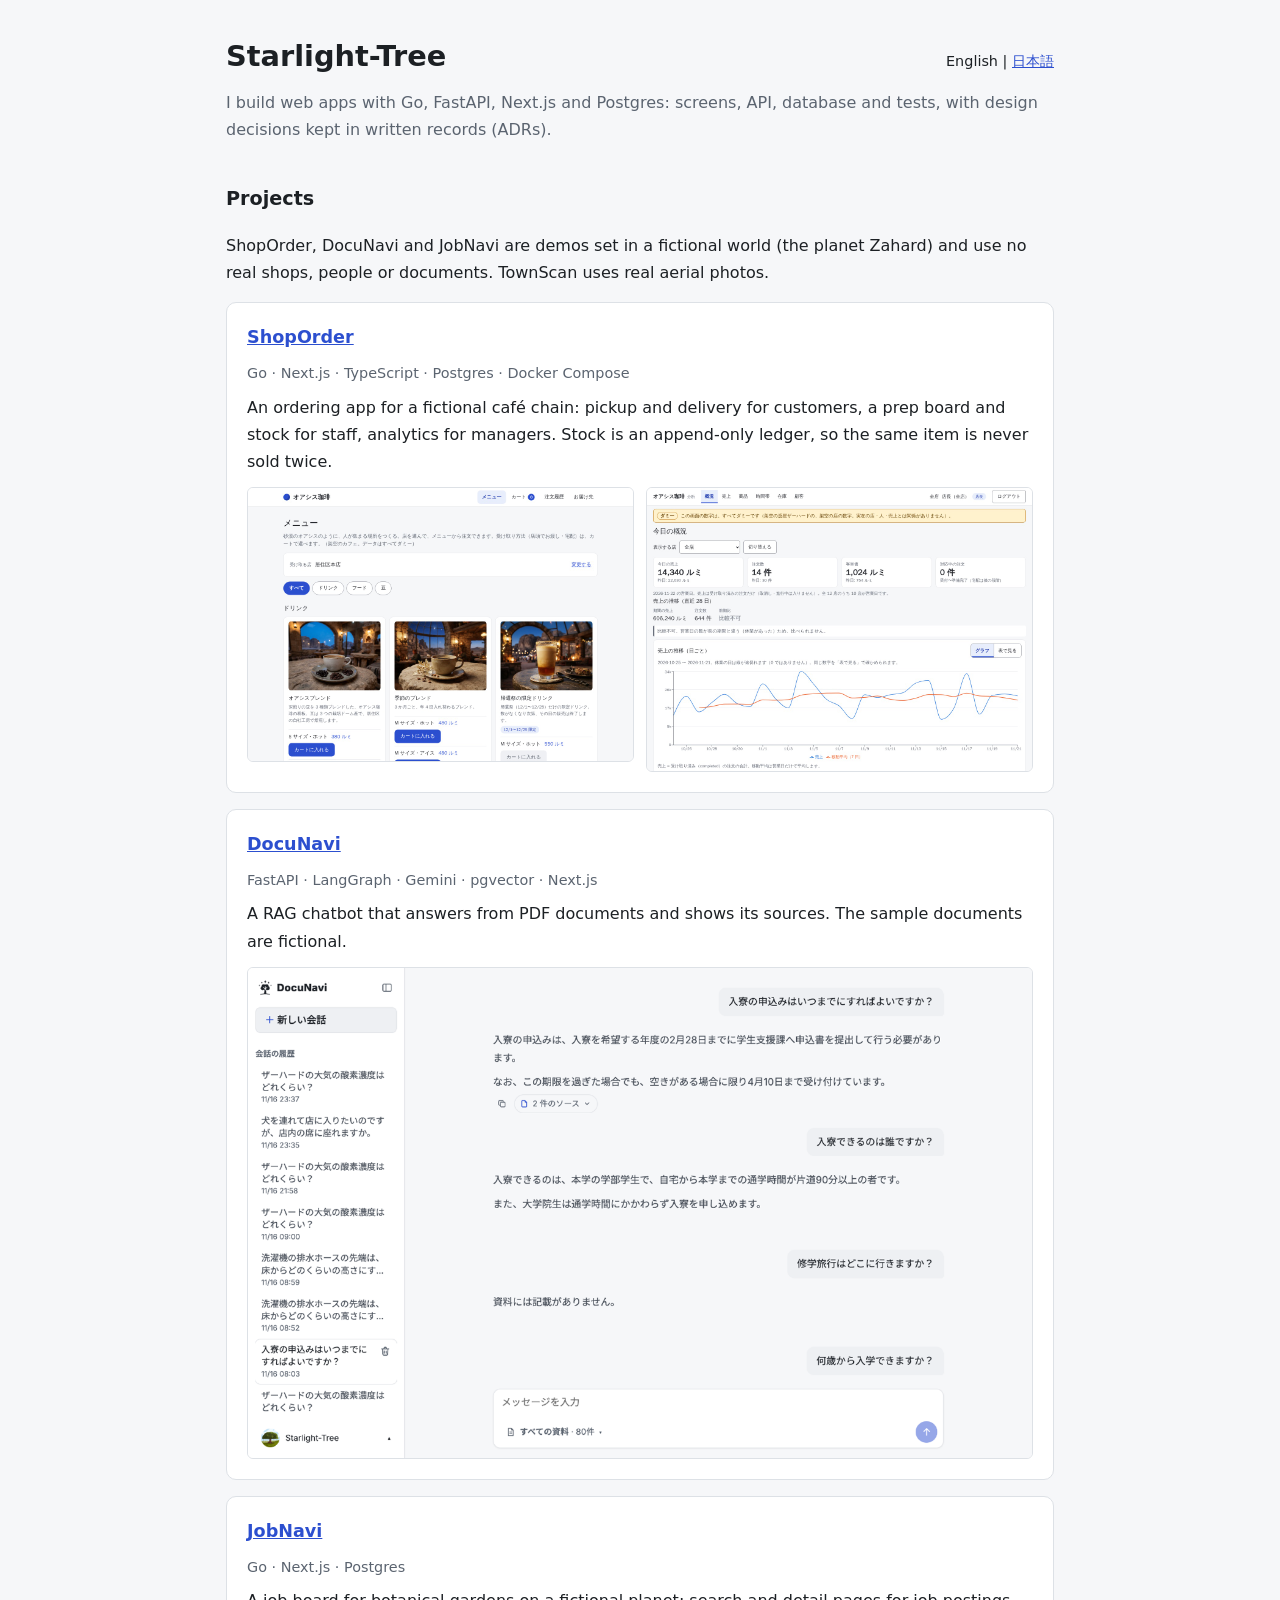
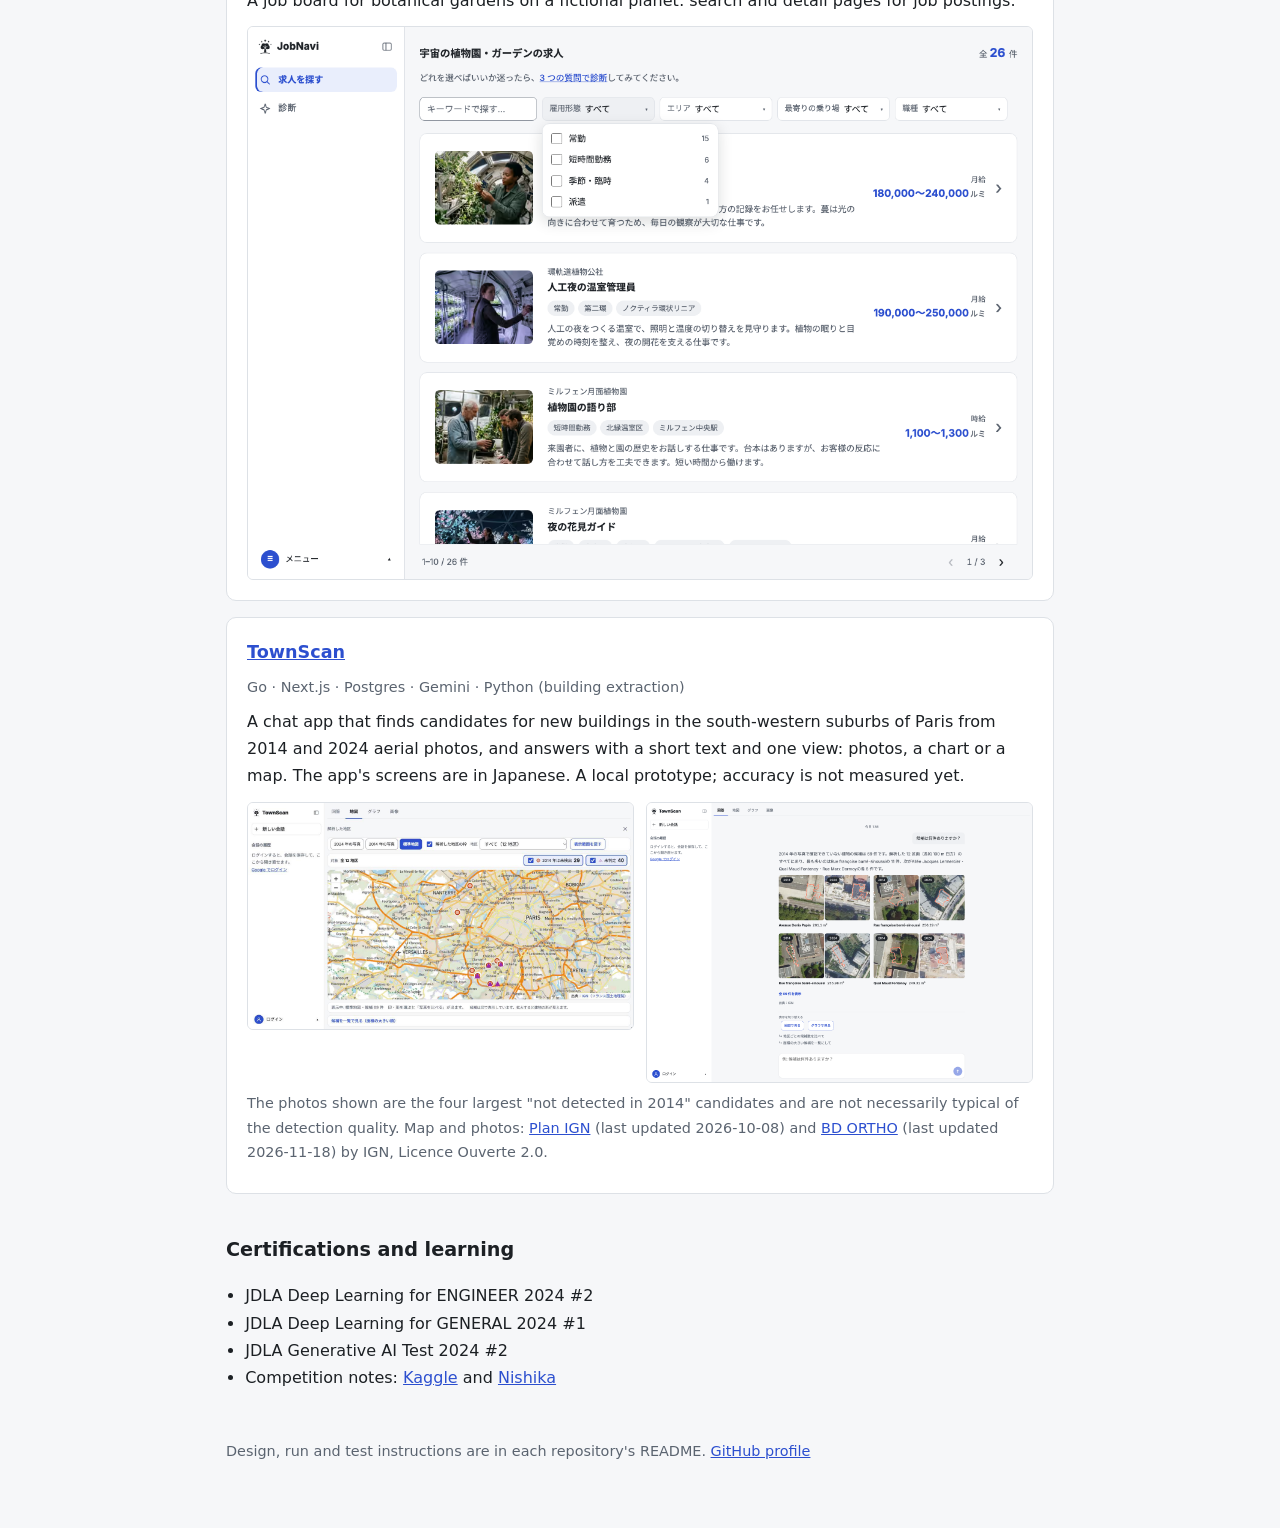
<file: index.html>
<!doctype html>
<html lang="en">
<head>
<meta charset="utf-8">
<meta name="viewport" content="width=device-width, initial-scale=1">
<title>Starlight-Tree | Web app portfolio</title>
<meta name="description" content="Four web apps built end to end with Go, FastAPI, Next.js and Postgres: three demos set in a fictional world, and one that uses real aerial photos.">
<link rel="stylesheet" href="style.css">
</head>
<body>
<main>
  <header>
    <h1>Starlight-Tree</h1>
    <span class="lang">English | <a href="ja.html">日本語</a></span>
  </header>
  <p class="lead">I build web apps with Go, FastAPI, Next.js and Postgres: screens, API, database and tests, with design decisions kept in written records (ADRs).</p>

  <h2>Projects</h2>
  <p>ShopOrder, DocuNavi and JobNavi are demos set in a fictional world (the planet Zahard) and use no real shops, people or documents. TownScan uses real aerial photos.</p>

  <section class="card">
    <h3><a href="https://github.com/Starlight-Tree/ShopOrder">ShopOrder</a></h3>
    <p class="tags">Go · Next.js · TypeScript · Postgres · Docker Compose</p>
    <p>An ordering app for a fictional café chain: pickup and delivery for customers, a prep board and stock for staff, analytics for managers. Stock is an append-only ledger, so the same item is never sold twice.</p>
    <div class="shots">
      <picture>
        <source media="(prefers-color-scheme: dark)" srcset="img/shoporder-menu-dark.jpg">
        <img src="img/shoporder-menu.jpg" alt="ShopOrder menu screen" width="1264" height="896" loading="lazy">
      </picture>
      <picture>
        <source media="(prefers-color-scheme: dark)" srcset="img/shoporder-overview-dark.jpg">
        <img src="img/shoporder-overview.jpg" alt="ShopOrder manager overview with sales line chart" width="1264" height="928" loading="lazy">
      </picture>
    </div>
  </section>

  <section class="card">
    <h3><a href="https://github.com/Starlight-Tree/DocuNavi">DocuNavi</a></h3>
    <p class="tags">FastAPI · LangGraph · Gemini · pgvector · Next.js</p>
    <p>A RAG chatbot that answers from PDF documents and shows its sources. The sample documents are fictional.</p>
    <div class="shots">
      <picture>
        <source media="(prefers-color-scheme: dark)" srcset="img/docunavi-chat-dark.png">
        <img src="img/docunavi-chat.png" alt="DocuNavi chat answering with citations" width="1280" height="800" loading="lazy">
      </picture>
    </div>
  </section>

  <section class="card">
    <h3><a href="https://github.com/Starlight-Tree/JobNavi">JobNavi</a></h3>
    <p class="tags">Go · Next.js · Postgres</p>
    <p>A job board for botanical gardens on a fictional planet: search and detail pages for job postings.</p>
    <div class="shots">
      <picture>
        <source media="(prefers-color-scheme: dark)" srcset="img/jobnavi-search-dark.png">
        <img src="img/jobnavi-search.png" alt="JobNavi job search screen" width="1280" height="900" loading="lazy">
      </picture>
    </div>
  </section>

  <section class="card">
    <h3><a href="https://github.com/Starlight-Tree/TownScan">TownScan</a></h3>
    <p class="tags">Go · Next.js · Postgres · Gemini · Python (building extraction)</p>
    <p>A chat app that finds candidates for new buildings in the south-western suburbs of Paris from 2014 and 2024 aerial photos, and answers with a short text and one view: photos, a chart or a map. The app's screens are in Japanese. A local prototype; accuracy is not measured yet.</p>
    <div class="shots">
      <picture>
        <source media="(prefers-color-scheme: dark)" srcset="img/townscan-map-dark.jpg">
        <img src="img/townscan-map.jpg" alt="TownScan map of the candidates in the 12 analysed areas" width="1280" height="752" loading="lazy">
      </picture>
      <picture>
        <source media="(prefers-color-scheme: dark)" srcset="img/townscan-chat-dark.png">
        <img src="img/townscan-chat.png" alt="TownScan chat answer with 2014 and 2024 photos of four candidates" width="1288" height="936" loading="lazy">
      </picture>
    </div>
    <p class="tags">The photos shown are the four largest "not detected in 2014" candidates and are not necessarily typical of the detection quality. Map and photos: <a href="https://www.data.gouv.fr/datasets/plan-ign">Plan IGN</a> (last updated 2026-10-08) and <a href="https://www.data.gouv.fr/datasets/bd-ortho-r">BD ORTHO</a> (last updated 2026-11-18) by IGN, Licence Ouverte 2.0.</p>
  </section>

  <h2>Certifications and learning</h2>
  <ul>
    <li>JDLA Deep Learning for ENGINEER 2024 #2</li>
    <li>JDLA Deep Learning for GENERAL 2024 #1</li>
    <li>JDLA Generative AI Test 2024 #2</li>
    <li>Competition notes: <a href="https://github.com/Starlight-Tree/kaggle">Kaggle</a> and <a href="https://github.com/Starlight-Tree/nishika">Nishika</a></li>
  </ul>

  <footer>
    Design, run and test instructions are in each repository's README. <a href="https://github.com/Starlight-Tree">GitHub profile</a>
  </footer>
</main>
</body>
</html>
</file>
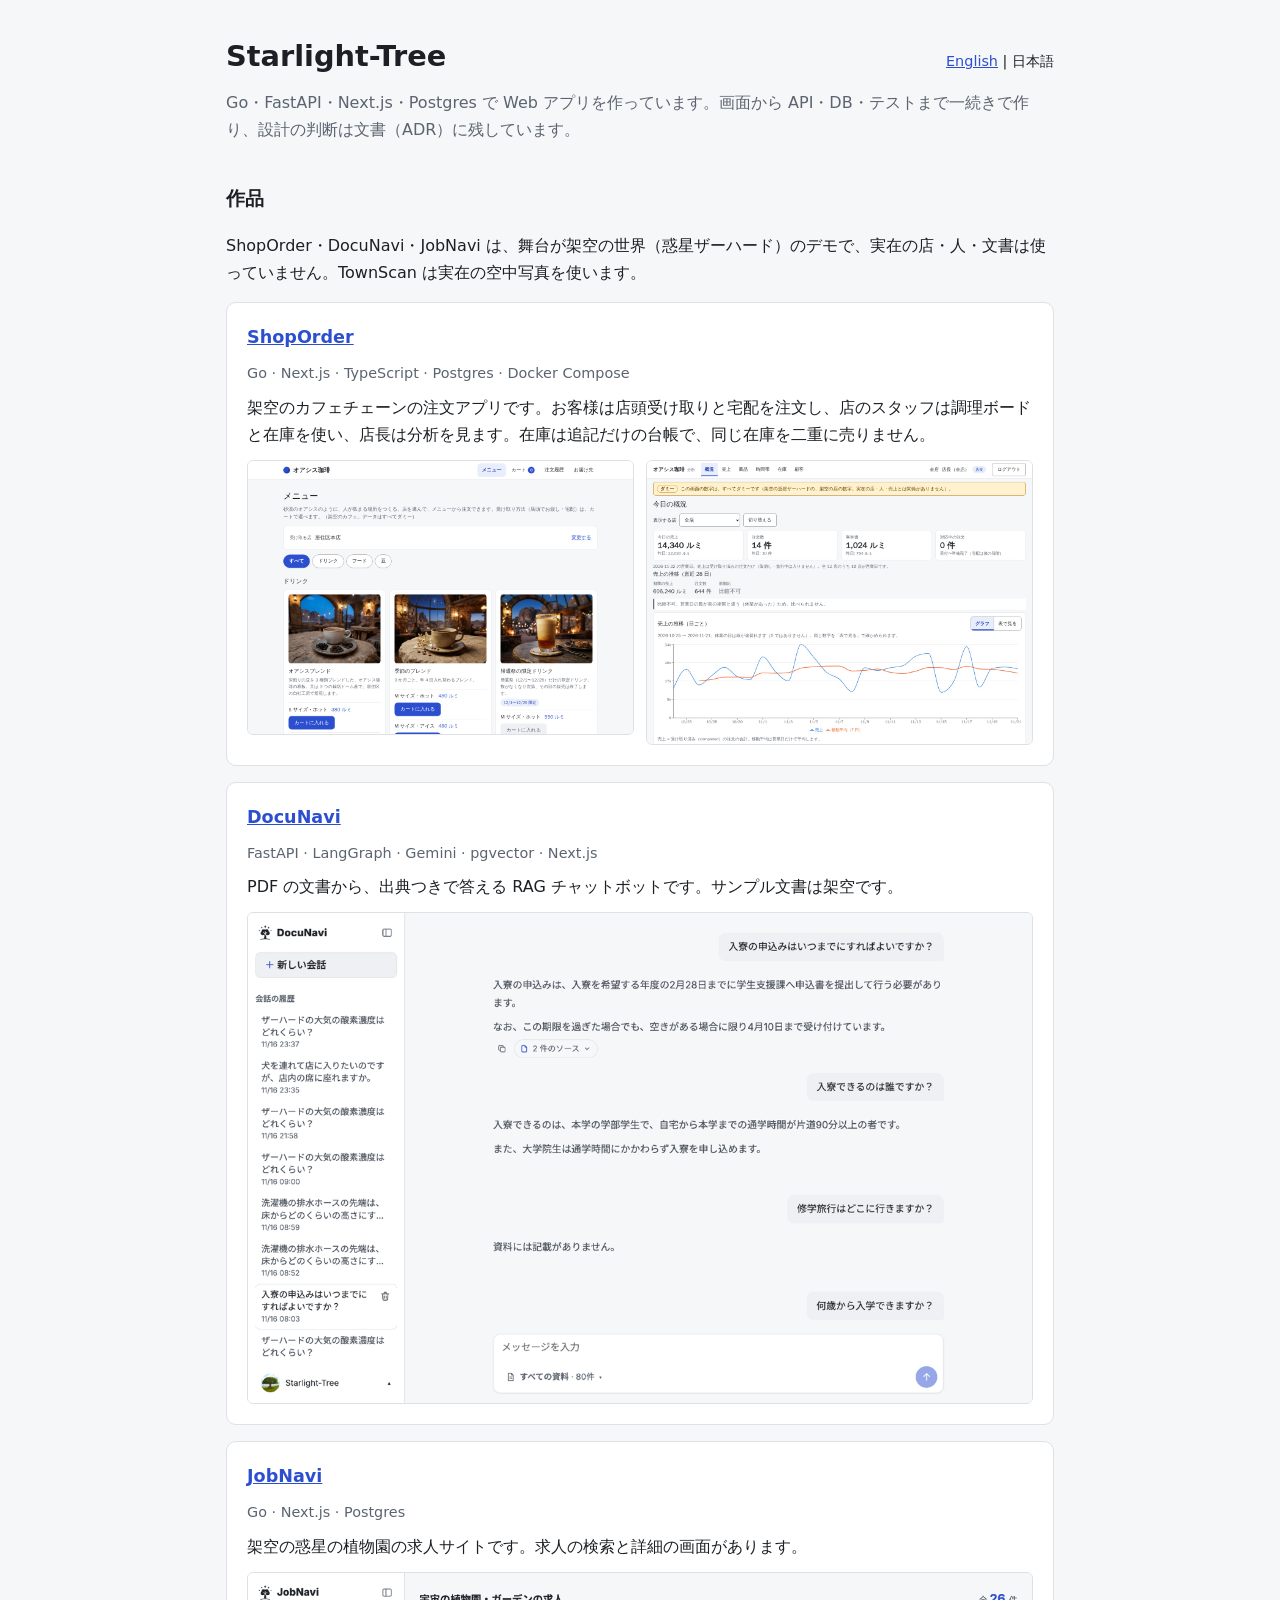
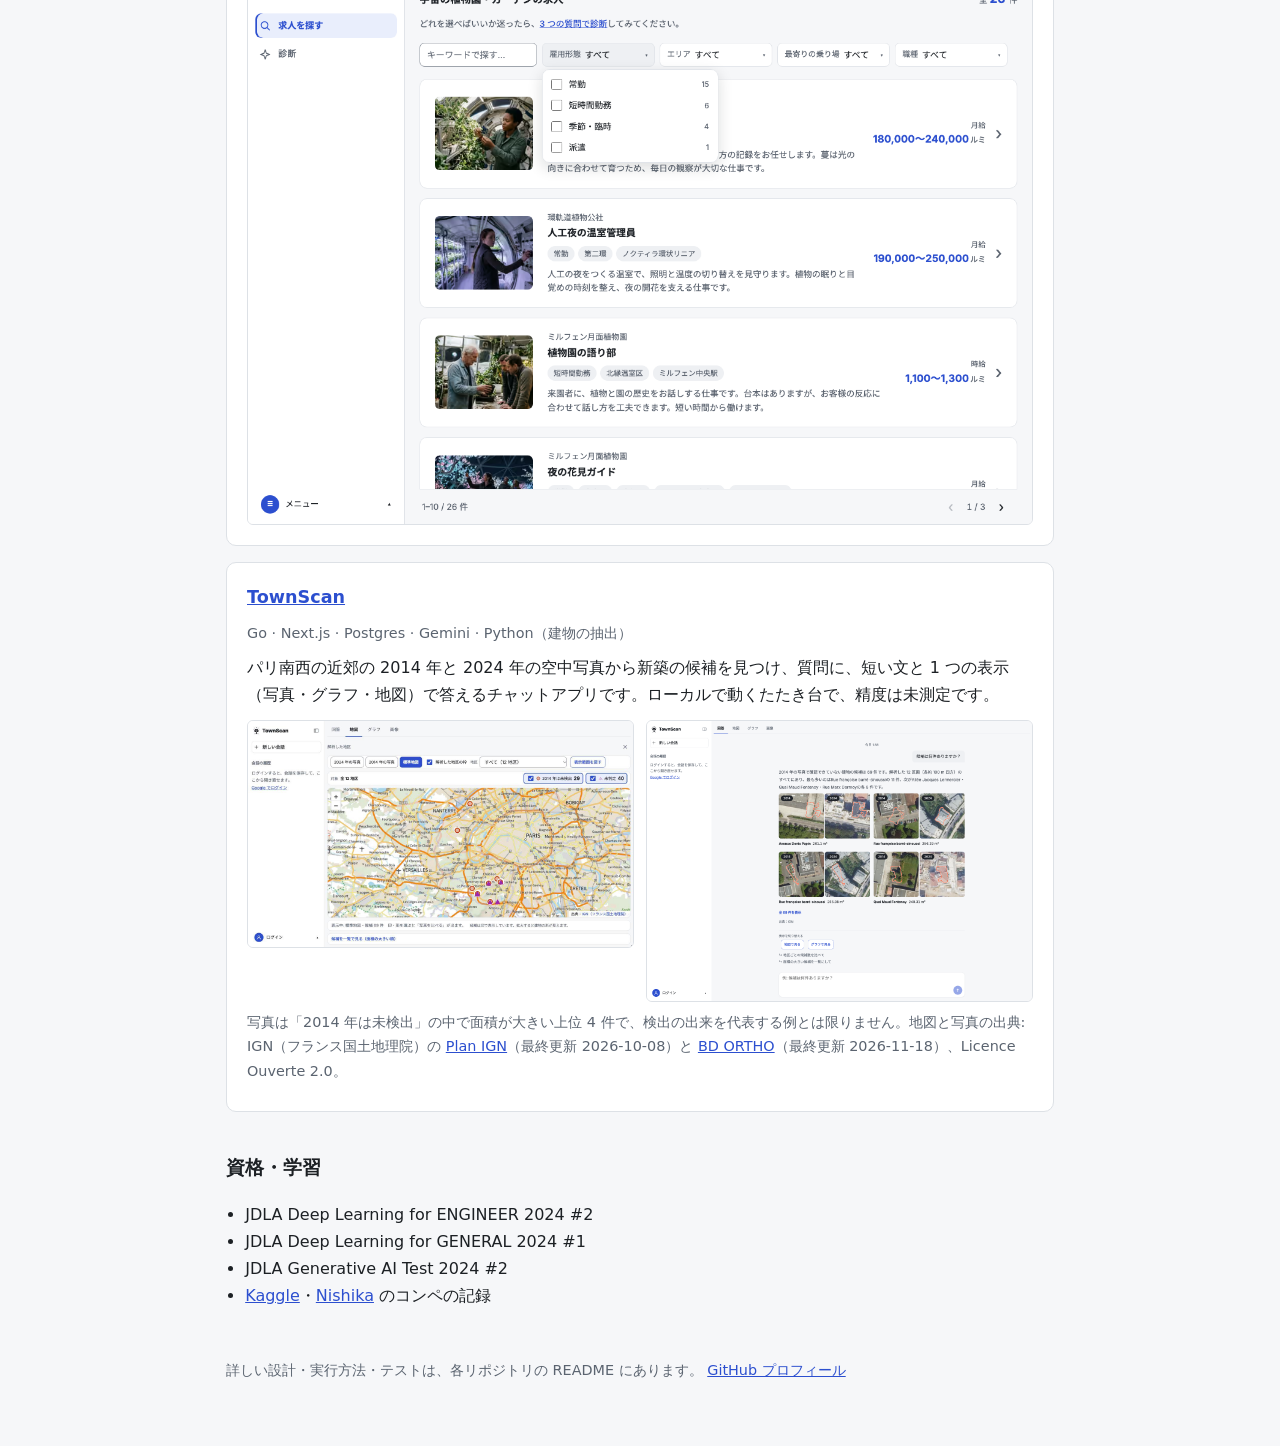
<file: ja.html>
<!doctype html>
<html lang="ja">
<head>
<meta charset="utf-8">
<meta name="viewport" content="width=device-width, initial-scale=1">
<title>Starlight-Tree | Web アプリの作品</title>
<meta name="description" content="Go・FastAPI・Next.js・Postgres で一通り作った 4 つの Web アプリ。3 つは架空の世界が舞台のデモ、1 つは実在の空中写真を使います。">
<link rel="stylesheet" href="style.css">
</head>
<body>
<main>
  <header>
    <h1>Starlight-Tree</h1>
    <span class="lang"><a href="./">English</a> | 日本語</span>
  </header>
  <p class="lead">Go・FastAPI・Next.js・Postgres で Web アプリを作っています。画面から API・DB・テストまで一続きで作り、設計の判断は文書（ADR）に残しています。</p>

  <h2>作品</h2>
  <p>ShopOrder・DocuNavi・JobNavi は、舞台が架空の世界（惑星ザーハード）のデモで、実在の店・人・文書は使っていません。TownScan は実在の空中写真を使います。</p>

  <section class="card">
    <h3><a href="https://github.com/Starlight-Tree/ShopOrder">ShopOrder</a></h3>
    <p class="tags">Go · Next.js · TypeScript · Postgres · Docker Compose</p>
    <p>架空のカフェチェーンの注文アプリです。お客様は店頭受け取りと宅配を注文し、店のスタッフは調理ボードと在庫を使い、店長は分析を見ます。在庫は追記だけの台帳で、同じ在庫を二重に売りません。</p>
    <div class="shots">
      <picture>
        <source media="(prefers-color-scheme: dark)" srcset="img/shoporder-menu-dark.jpg">
        <img src="img/shoporder-menu.jpg" alt="ShopOrder のメニュー画面" width="1264" height="896" loading="lazy">
      </picture>
      <picture>
        <source media="(prefers-color-scheme: dark)" srcset="img/shoporder-overview-dark.jpg">
        <img src="img/shoporder-overview.jpg" alt="ShopOrder の店長の概況。売上の折れ線" width="1264" height="928" loading="lazy">
      </picture>
    </div>
  </section>

  <section class="card">
    <h3><a href="https://github.com/Starlight-Tree/DocuNavi">DocuNavi</a></h3>
    <p class="tags">FastAPI · LangGraph · Gemini · pgvector · Next.js</p>
    <p>PDF の文書から、出典つきで答える RAG チャットボットです。サンプル文書は架空です。</p>
    <div class="shots">
      <picture>
        <source media="(prefers-color-scheme: dark)" srcset="img/docunavi-chat-dark.png">
        <img src="img/docunavi-chat.png" alt="DocuNavi の、出典つきの回答" width="1280" height="800" loading="lazy">
      </picture>
    </div>
  </section>

  <section class="card">
    <h3><a href="https://github.com/Starlight-Tree/JobNavi">JobNavi</a></h3>
    <p class="tags">Go · Next.js · Postgres</p>
    <p>架空の惑星の植物園の求人サイトです。求人の検索と詳細の画面があります。</p>
    <div class="shots">
      <picture>
        <source media="(prefers-color-scheme: dark)" srcset="img/jobnavi-search-dark.png">
        <img src="img/jobnavi-search.png" alt="JobNavi の求人検索画面" width="1280" height="900" loading="lazy">
      </picture>
    </div>
  </section>

  <section class="card">
    <h3><a href="https://github.com/Starlight-Tree/TownScan">TownScan</a></h3>
    <p class="tags">Go · Next.js · Postgres · Gemini · Python（建物の抽出）</p>
    <p>パリ南西の近郊の 2014 年と 2024 年の空中写真から新築の候補を見つけ、質問に、短い文と 1 つの表示（写真・グラフ・地図）で答えるチャットアプリです。ローカルで動くたたき台で、精度は未測定です。</p>
    <div class="shots">
      <picture>
        <source media="(prefers-color-scheme: dark)" srcset="img/townscan-map-dark.jpg">
        <img src="img/townscan-map.jpg" alt="TownScan の地図。解析した 12 地区の候補の位置" width="1280" height="752" loading="lazy">
      </picture>
      <picture>
        <source media="(prefers-color-scheme: dark)" srcset="img/townscan-chat-dark.png">
        <img src="img/townscan-chat.png" alt="TownScan のチャットの回答。4 件の候補の 2014 年と 2024 年の写真" width="1288" height="936" loading="lazy">
      </picture>
    </div>
    <p class="tags">写真は「2014 年は未検出」の中で面積が大きい上位 4 件で、検出の出来を代表する例とは限りません。地図と写真の出典: IGN（フランス国土地理院）の <a href="https://www.data.gouv.fr/datasets/plan-ign">Plan IGN</a>（最終更新 2026-10-08）と <a href="https://www.data.gouv.fr/datasets/bd-ortho-r">BD ORTHO</a>（最終更新 2026-11-18）、Licence Ouverte 2.0。</p>
  </section>

  <h2>資格・学習</h2>
  <ul>
    <li>JDLA Deep Learning for ENGINEER 2024 #2</li>
    <li>JDLA Deep Learning for GENERAL 2024 #1</li>
    <li>JDLA Generative AI Test 2024 #2</li>
    <li><a href="https://github.com/Starlight-Tree/kaggle">Kaggle</a>・<a href="https://github.com/Starlight-Tree/nishika">Nishika</a> のコンペの記録</li>
  </ul>

  <footer>
    詳しい設計・実行方法・テストは、各リポジトリの README にあります。 <a href="https://github.com/Starlight-Tree">GitHub プロフィール</a>
  </footer>
</main>
</body>
</html>
</file>
<file: style.css>
:root {
  --bg: #f6f7f9;
  --fg: #1c2024;
  --muted: #5b6470;
  --card: #ffffff;
  --line: #dde1e6;
  --accent: #2c4fcf;
}
@media (prefers-color-scheme: dark) {
  :root {
    --bg: #0d1117;
    --fg: #e6e9ee;
    --muted: #9aa4b2;
    --card: #151b23;
    --line: #2a3340;
    --accent: #8aa2ff;
  }
}
* { box-sizing: border-box; }
body {
  margin: 0;
  background: var(--bg);
  color: var(--fg);
  font: 16px/1.7 system-ui, -apple-system, "Segoe UI", "Hiragino Sans", "Noto Sans JP", sans-serif;
}
main { max-width: 860px; margin: 0 auto; padding: 32px 16px 64px; }
a { color: var(--accent); }
header { display: flex; justify-content: space-between; align-items: baseline; flex-wrap: wrap; gap: 8px; }
h1 { font-size: 1.8rem; margin: 0; }
h2 { font-size: 1.2rem; margin: 40px 0 12px; }
.lead { color: var(--muted); margin: 8px 0 0; }
.lang { font-size: 0.9rem; }
.card {
  background: var(--card);
  border: 1px solid var(--line);
  border-radius: 10px;
  padding: 20px;
  margin: 16px 0;
}
.card h3 { margin: 0 0 4px; font-size: 1.1rem; }
.tags { color: var(--muted); font-size: 0.9rem; margin: 0 0 12px; }
.card p { margin: 8px 0; }
.shots { display: grid; grid-template-columns: repeat(auto-fit, minmax(240px, 1fr)); gap: 12px; margin-top: 12px; }
.shots img { width: 100%; height: auto; border: 1px solid var(--line); border-radius: 6px; display: block; }
ul { padding-left: 1.2em; }
footer { margin-top: 48px; color: var(--muted); font-size: 0.9rem; }
</file>
